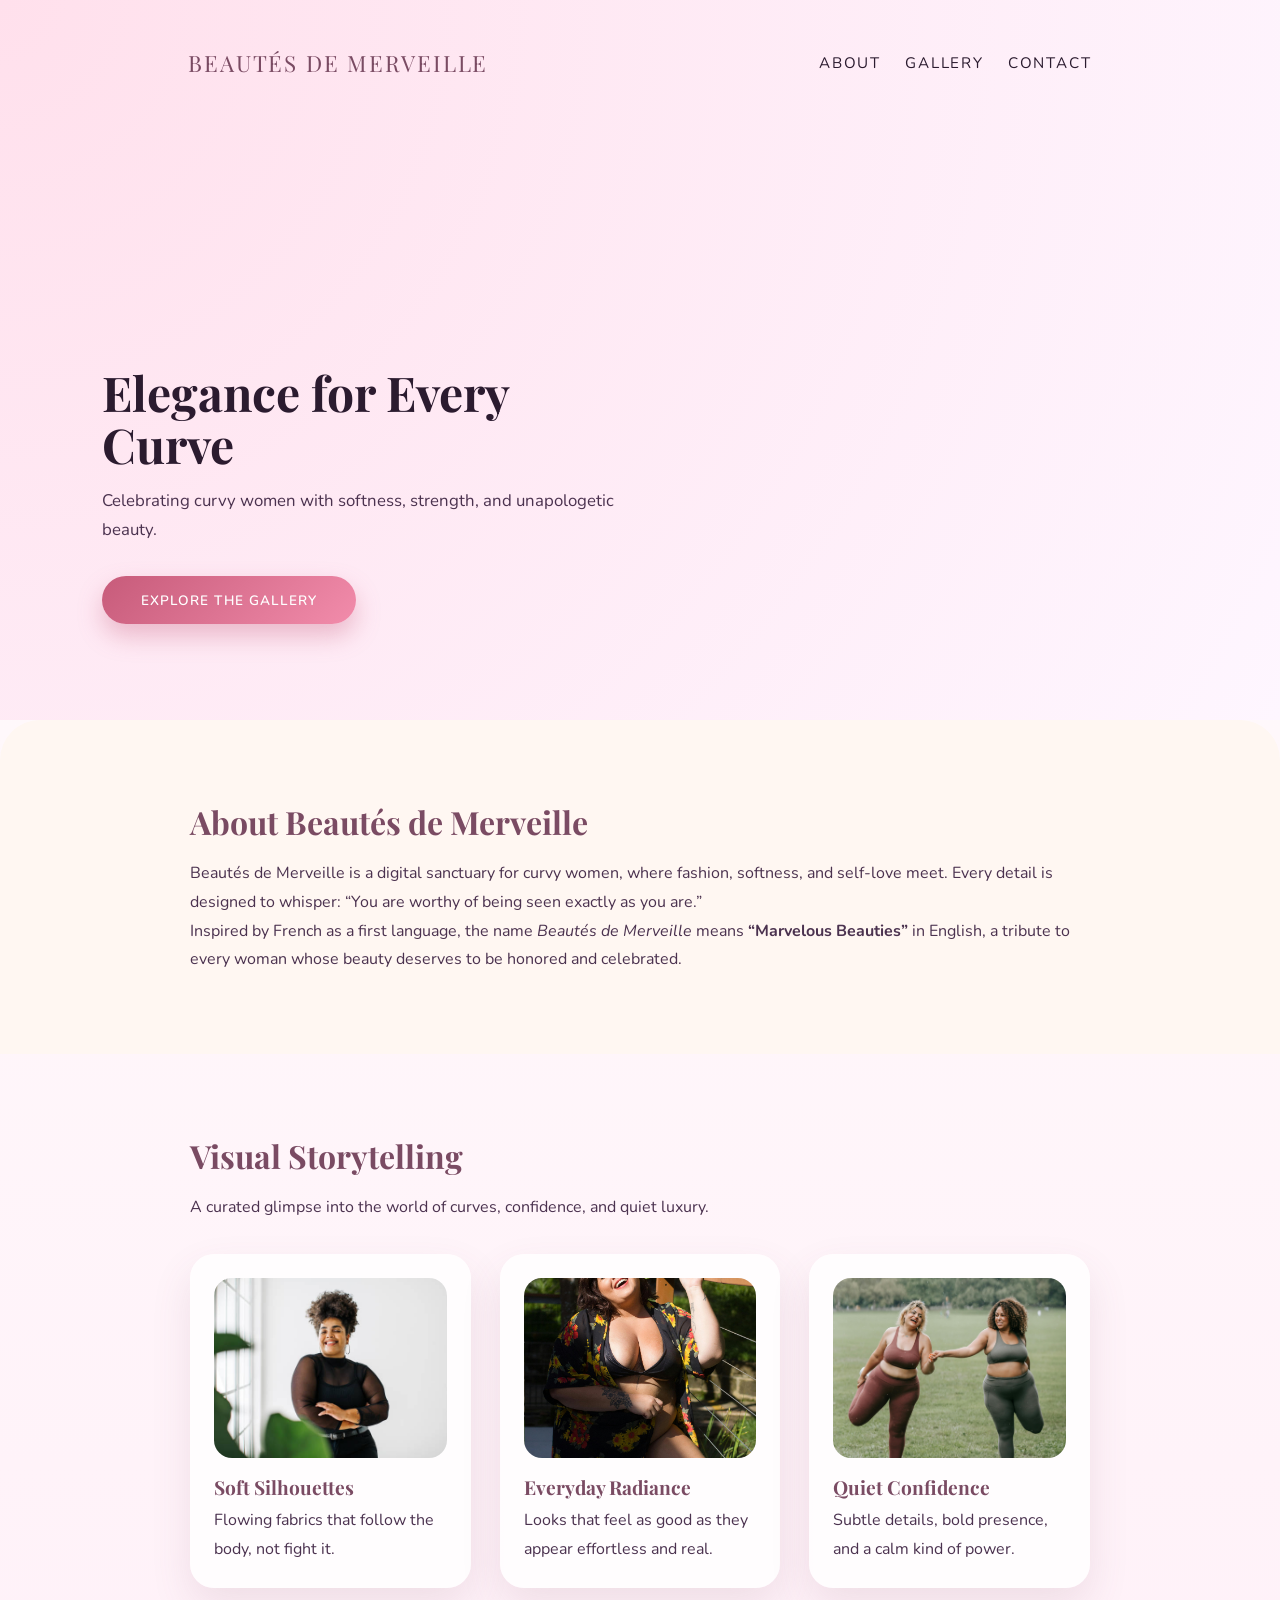
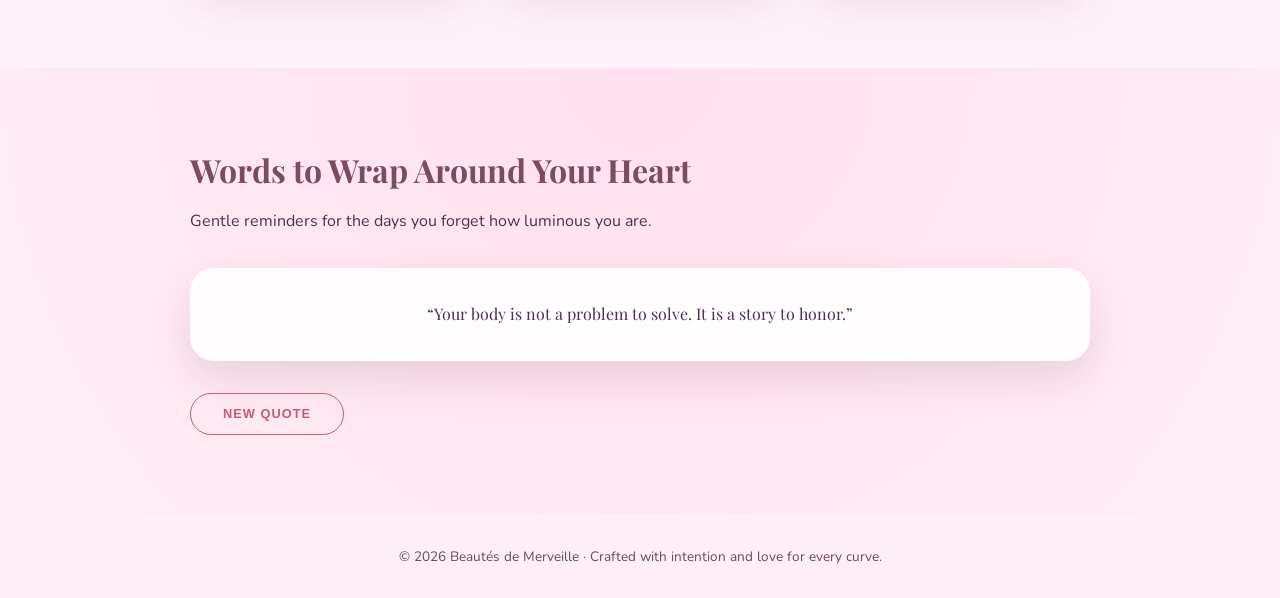
<file: index.html>
<!DOCTYPE html>
<html lang="en">
<head>
    <meta charset="UTF-8" />
    <meta name="viewport" content="width=device-width, initial-scale=1.0" />
    <title>Beautés de Merveille</title>
    <link rel="stylesheet" href="styles.css" />
    <link rel="preconnect" href="https://fonts.googleapis.com">
    <link rel="preconnect" href="https://fonts.gstatic.com" crossorigin>
    <link href="https://fonts.googleapis.com/css2?family=Playfair+Display:wght@500;700&family=Nunito:wght@300;400;600&display=swap" rel="stylesheet">
</head>
<body>
    <header class="hero">
        <nav class="nav">
            <div class="logo">Beautés de Merveille</div>
            <ul class="nav-links">
                <li><a href="about.html">About</a></li>
                <li><a href="#gallery">Gallery</a></li>
                <li><a href="contact.html">Contact</a></li>
            </ul>
        </nav>
        <div class="hero-content">
            <h1>Elegance for Every Curve</h1>
            <p>Celebrating curvy women with softness, strength, and unapologetic beauty.</p>
            <a href="#gallery" class="btn-primary">Explore the Gallery</a>
        </div>
    </header>

    <main>
        <section id="about" class="section about">
            <div class="section-inner">
                <h2>About Beautés de Merveille</h2>
                <p>
                    Beautés de Merveille is a digital sanctuary for curvy women, where fashion,
                    softness, and self-love meet. Every detail is designed to whisper:
                    “You are worthy of being seen exactly as you are.”
                </p>
                <p>
                    Inspired by French as a first language, the name <em>Beautés de Merveille</em>
                    means <strong>“Marvelous Beauties”</strong> in English, a tribute to every woman
                    whose beauty deserves to be honored and celebrated.
                </p>
            </div>
        </section>

        <section id="gallery" class="section gallery">
            <div class="section-inner">
                <h2>Visual Storytelling</h2>
                <p class="section-subtitle">
                    A curated glimpse into the world of curves, confidence, and quiet luxury.
                </p>
                <div class="grid">
                    <div class="card">
                        <div class="card-image image-1"></div>
                        <h3>Soft Silhouettes</h3>
                        <p>Flowing fabrics that follow the body, not fight it.</p>
                    </div>
                    <div class="card">
                        <div class="card-image image-2"></div>
                        <h3>Everyday Radiance</h3>
                        <p>Looks that feel as good as they appear effortless and real.</p>
                    </div>
                    <div class="card">
                        <div class="card-image image-3"></div>
                        <h3>Quiet Confidence</h3>
                        <p>Subtle details, bold presence, and a calm kind of power.</p>
                    </div>
                </div>
            </div>
        </section>

        <section id="quotes" class="section quotes">
            <div class="section-inner">
                <h2>Words to Wrap Around Your Heart</h2>
                <p class="section-subtitle">
                    Gentle reminders for the days you forget how luminous you are.
                </p>
                <div class="quote-box">
                    <p id="quote-text">
                        “Your body is not a problem to solve. It is a story to honor.”
                    </p>
                </div>
                <button class="btn-secondary" id="new-quote-btn">New Quote</button>
            </div>
        </section>
    </main>

    <footer class="footer">
        <p>© 2026 Beautés de Merveille · Crafted with intention and love for every curve.</p>
    </footer>

    <script src="script.js"></script>
</body>
</html>
</file>
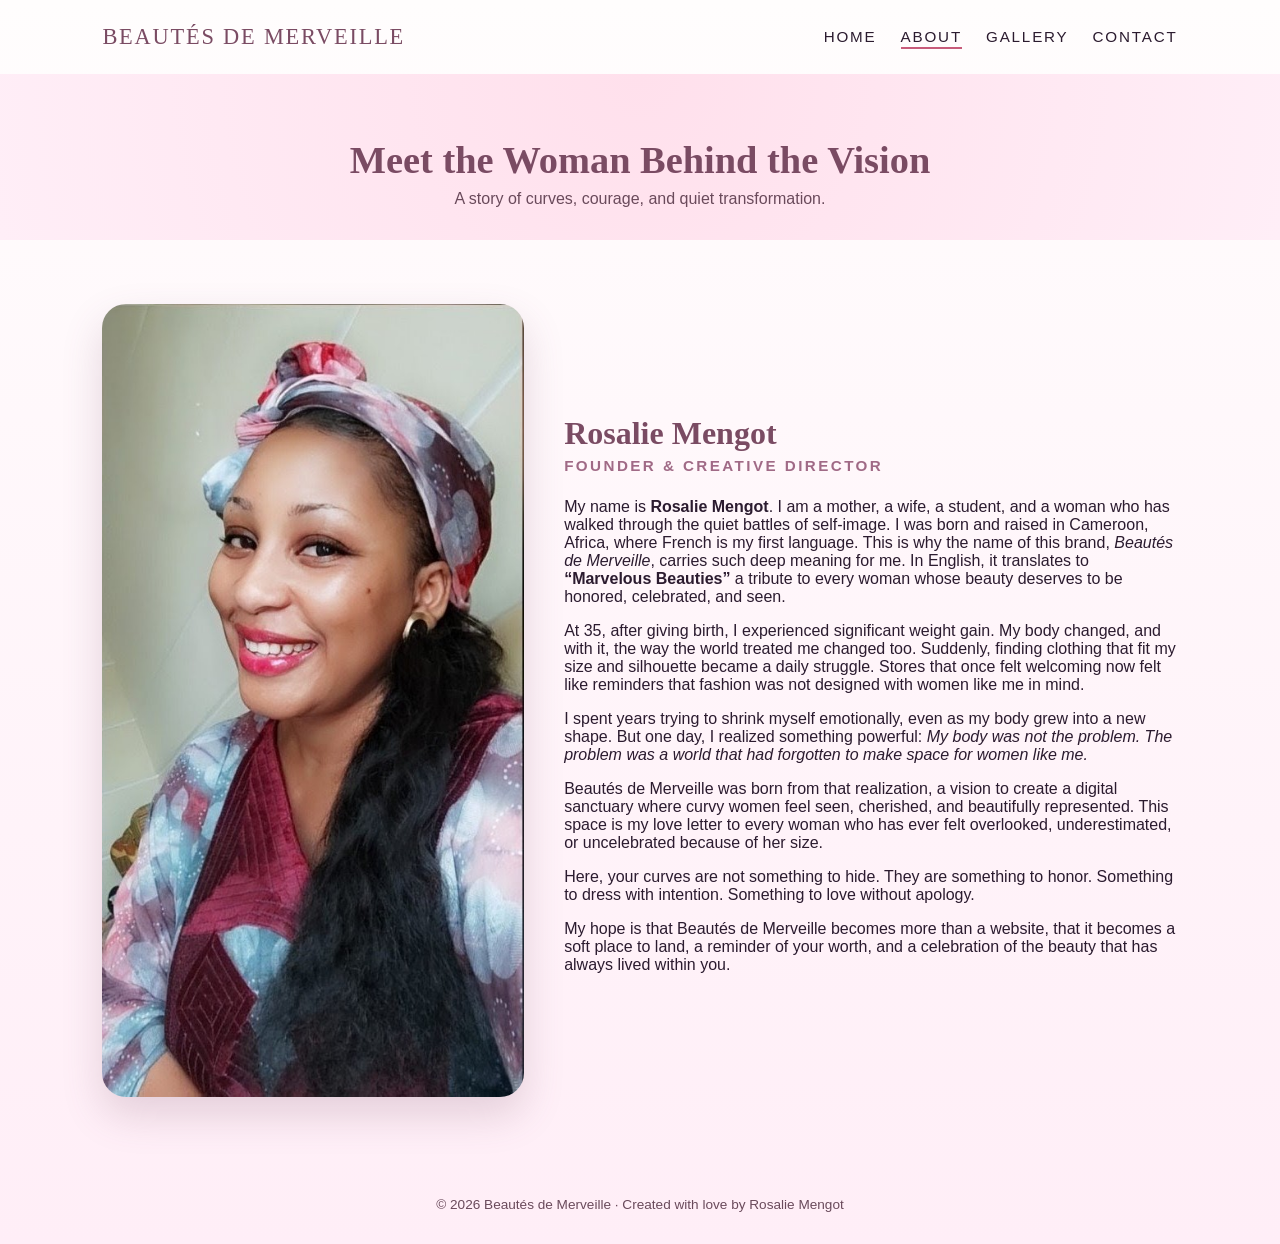
<file: about.html>
<!DOCTYPE html>
<html lang="en">
<head>
    <meta charset="UTF-8">
    <meta name="viewport" content="width=device-width, initial-scale=1.0">
    <title>About – Beautés de Merveille</title>
    <link rel="stylesheet" href="styles.css">
</head>

<body class="about-page">

    <nav class="nav">
        <div class="logo">Beautés de Merveille</div>
        <ul class="nav-links">
            <li><a href="index.html">Home</a></li>
            <li><a href="about.html" class="active">About</a></li>
            <li><a href="index.html#gallery">Gallery</a></li>
            <li><a href="contact.html">Contact</a></li>
        </ul>
    </nav>

    <section class="about-hero">
        <h1>Meet the Woman Behind the Vision</h1>
        <p>A story of curves, courage, and quiet transformation.</p>
    </section>

    <section class="about-content">
        <div class="about-image">
            <img src="images/founder.jpg" alt="Founder Rosalie Mengot">
        </div>

        <div class="about-text">
            <h2>Rosalie Mengot</h2>
            <h4>Founder & Creative Director</h4>

            <p>
                My name is <strong>Rosalie Mengot</strong>. I am a mother, a wife, a student, and a woman who has walked 
                through the quiet battles of self‑image. I was born and raised in Cameroon, Africa, where French is my 
                first language. This is why the name of this brand, <em>Beautés de Merveille</em>, carries such deep 
                meaning for me. In English, it translates to <strong>“Marvelous Beauties”</strong> a tribute to every 
                woman whose beauty deserves to be honored, celebrated, and seen.
            </p>

            <p>
                At 35, after giving birth, I experienced significant weight gain. My body changed, and with it, the way 
                the world treated me changed too. Suddenly, finding clothing that fit my size and silhouette became a 
                daily struggle. Stores that once felt welcoming now felt like reminders that fashion was not designed 
                with women like me in mind.
            </p>

            <p>
                I spent years trying to shrink myself emotionally, even as my body grew into a new shape. But one day, 
                I realized something powerful:  
                <em>My body was not the problem. The problem was a world that had forgotten to make space for women like me.</em>
            </p>

            <p>
                Beautés de Merveille was born from that realization, a vision to create a digital sanctuary where curvy 
                women feel seen, cherished, and beautifully represented. This space is my love letter to every woman who 
                has ever felt overlooked, underestimated, or uncelebrated because of her size.
            </p>

            <p>
                Here, your curves are not something to hide.  
                They are something to honor.  
                Something to dress with intention.  
                Something to love without apology.
            </p>

            <p>
                My hope is that Beautés de Merveille becomes more than a website, that it becomes a soft place to land, 
                a reminder of your worth, and a celebration of the beauty that has always lived within you.
            </p>
        </div>
    </section>

    <footer class="footer">
        <p>© 2026 Beautés de Merveille · Created with love by Rosalie Mengot</p>
    </footer>

</body>
</html>
</file>
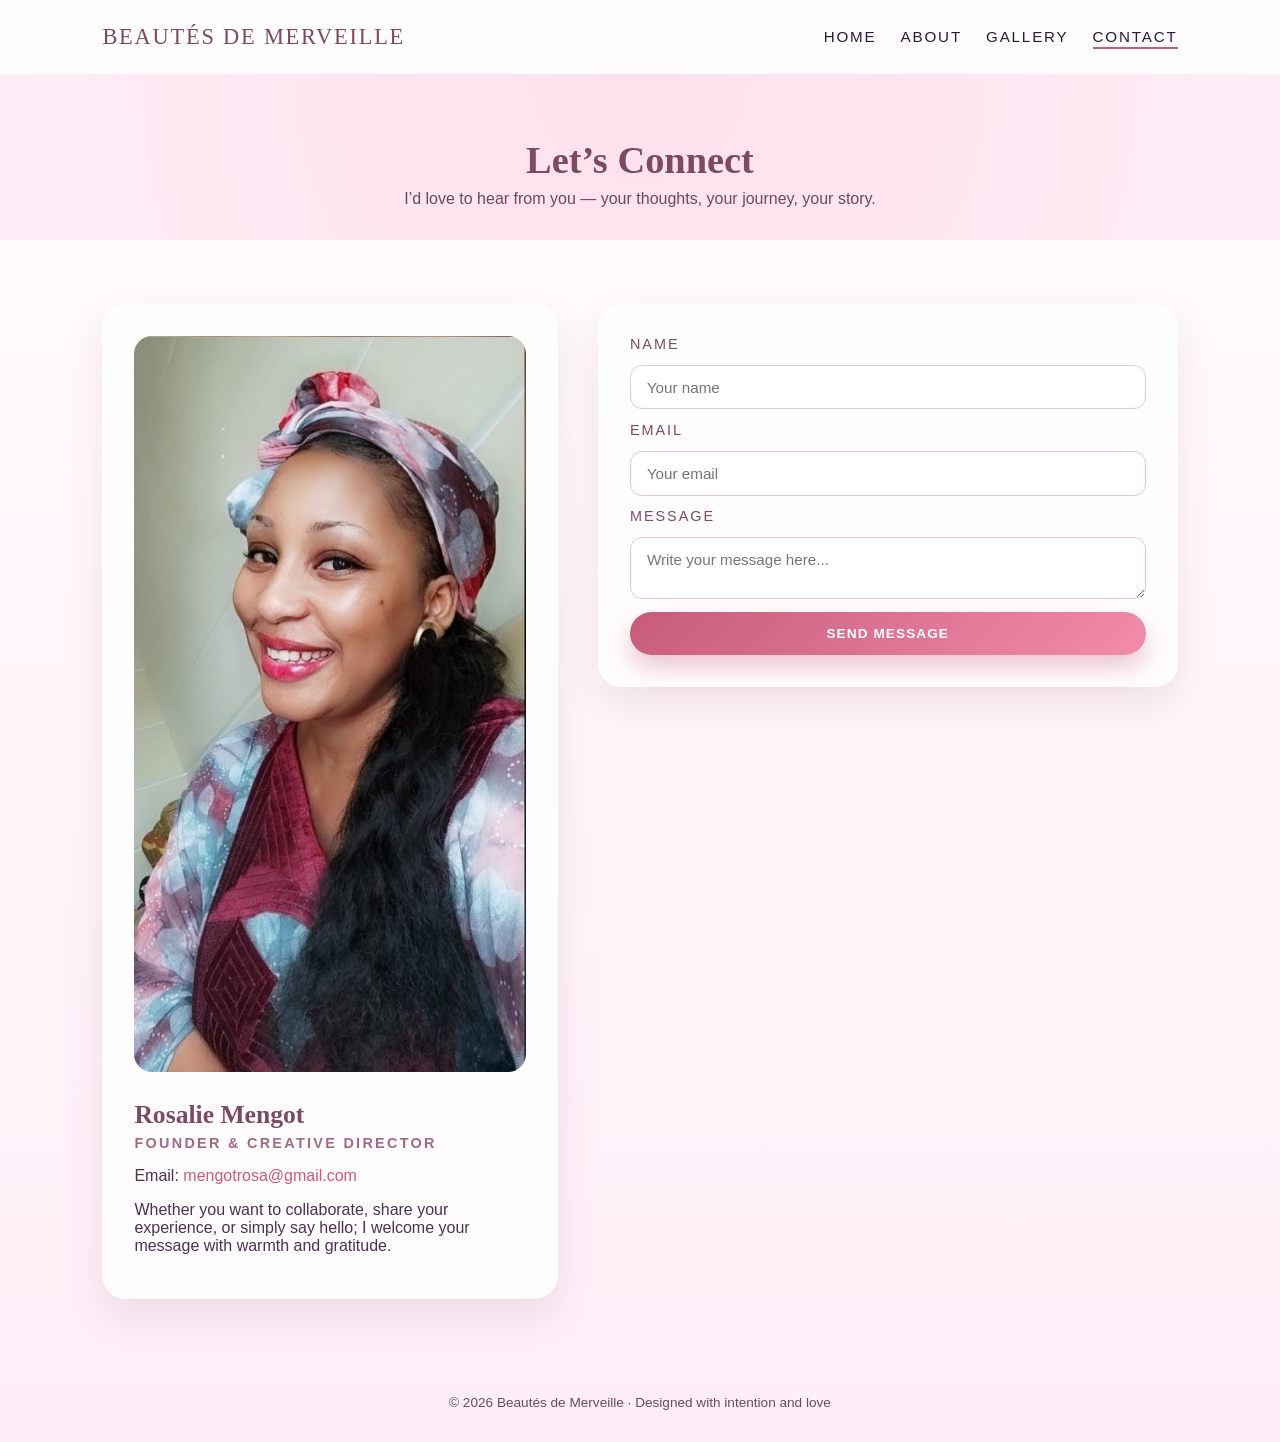
<file: contact.html>
<!DOCTYPE html>
<html lang="en">
<head>
    <meta charset="UTF-8">
    <meta name="viewport" content="width=device-width, initial-scale=1.0">
    <title>Contact – Beautés de Merveille</title>
    <link rel="stylesheet" href="styles.css">
</head>

<body class="contact-page">

    <nav class="nav">
        <div class="logo">Beautés de Merveille</div>
        <ul class="nav-links">
            <li><a href="index.html">Home</a></li>
            <li><a href="about.html">About</a></li>
            <li><a href="index.html#gallery">Gallery</a></li>
            <li><a href="contact.html" class="active">Contact</a></li>
        </ul>
    </nav>

    <section class="contact-hero">
        <h1>Let’s Connect</h1>
        <p>I’d love to hear from you — your thoughts, your journey, your story.</p>
    </section>

    <section class="contact-container">

        <div class="contact-info">
            <img src="images/founder.jpg" alt="Founder Rosalie Mengot" class="contact-photo">

            <h2>Rosalie Mengot</h2>
            <h4>Founder & Creative Director</h4>

            <p>Email: <a href="mailto:mengotrosa@gmail.com">mengotrosa@gmail.com</a></p>

            <p class="contact-note">
                Whether you want to collaborate, share your experience, or simply say hello;  
                I welcome your message with warmth and gratitude.
            </p>
        </div>

        <form class="contact-form">
            <label>Name</label>
            <input type="text" placeholder="Your name">

            <label>Email</label>
            <input type="email" placeholder="Your email">

            <label>Message</label>
            <textarea placeholder="Write your message here..."></textarea>

            <button type="submit" class="btn-primary">Send Message</button>
        </form>

    </section>

    <footer class="footer">
        <p>© 2026 Beautés de Merveille · Designed with intention and love</p>
    </footer>

</body>
</html>
</file>
<file: styles.css>
:root {
    --blush: #f7c6d9;
    --rose: #f28cab;
    --deep-rose: #c75b7a;
    --cream: #fff7f2;
    --mauve: #7a4b63;
    --ink: #2b1b2f;
}

* {
    margin: 0;
    padding: 0;
    box-sizing: border-box;
}

body {
    font-family: 'Nunito', sans-serif;
    color: var(--ink);
    background: linear-gradient(180deg, #fffdfd, #ffeef7);
}

/* Nav */

.nav {
    display: flex;
    justify-content: space-between;
    align-items: center;
    padding: 1.5rem 8%;
}

.logo {
    font-family: 'Playfair Display', serif;
    font-size: 1.4rem;
    letter-spacing: 0.08em;
    text-transform: uppercase;
    color: var(--mauve);
}

.nav-links {
    list-style: none;
    display: flex;
    gap: 1.5rem;
}

.nav-links a {
    text-decoration: none;
    font-size: 0.95rem;
    text-transform: uppercase;
    letter-spacing: 0.12em;
    color: var(--ink);
    position: relative;
}

.nav-links a::after {
    content: "";
    position: absolute;
    left: 0;
    bottom: -0.25rem;
    width: 0;
    height: 2px;
    background: var(--deep-rose);
    transition: width 0.3s ease;
}

.nav-links a:hover::after,
.nav-links a.active::after {
    width: 100%;
}

/* Hero (Home) */

.hero {
    min-height: 80vh;
    background: radial-gradient(circle at top left, #ffe0ec, #fef6ff),
                linear-gradient(135deg, #ffe3f0, #f7c6d9);
    display: flex;
    flex-direction: column;
    justify-content: space-between;
    padding: 1.5rem 8% 4rem;
}

.hero-content {
    max-width: 520px;
    padding: 4rem 0 2rem;
}

.hero-content h1 {
    font-family: 'Playfair Display', serif;
    font-size: 3rem;
    line-height: 1.1;
    color: var(--ink);
    margin-bottom: 1rem;
}

.hero-content p {
    font-size: 1.05rem;
    line-height: 1.7;
    color: #4b324f;
    margin-bottom: 2rem;
}

/* Buttons */

.btn-primary {
    display: inline-block;
    padding: 0.9rem 2.4rem;
    border-radius: 999px;
    border: none;
    background: linear-gradient(135deg, var(--deep-rose), var(--rose));
    color: white;
    font-weight: 600;
    letter-spacing: 0.08em;
    text-transform: uppercase;
    text-decoration: none;
    font-size: 0.85rem;
    box-shadow: 0 12px 25px rgba(199, 91, 122, 0.35);
    transition: transform 0.2s ease, box-shadow 0.2s ease;
    cursor: pointer;
}

.btn-primary:hover {
    transform: translateY(-2px);
    box-shadow: 0 16px 30px rgba(199, 91, 122, 0.45);
}

.btn-secondary {
    padding: 0.8rem 2rem;
    border-radius: 999px;
    border: 1px solid var(--deep-rose);
    background: transparent;
    color: var(--deep-rose);
    font-weight: 600;
    letter-spacing: 0.08em;
    text-transform: uppercase;
    font-size: 0.8rem;
    cursor: pointer;
    transition: background 0.2s ease, color 0.2s ease;
}

.btn-secondary:hover {
    background: var(--deep-rose);
    color: white;
}

/* Sections */

.section {
    padding: 5rem 8%;
}

.section-inner {
    max-width: 900px;
    margin: 0 auto;
}

.section h2 {
    font-family: 'Playfair Display', serif;
    font-size: 2rem;
    margin-bottom: 1rem;
    color: var(--mauve);
}

.section p {
    font-size: 1rem;
    line-height: 1.8;
    color: #4b324f;
}

.section-subtitle {
    margin-bottom: 2rem;
    color: #6a4a5b;
}

/* About section on home */

.about {
    background: var(--cream);
    border-radius: 40px 40px 0 0;
}

/* Gallery */

.gallery .grid {
    display: grid;
    grid-template-columns: repeat(auto-fit, minmax(230px, 1fr));
    gap: 1.8rem;
    margin-top: 2rem;
}

.card {
    background: #ffffffcc;
    border-radius: 24px;
    padding: 1.5rem;
    box-shadow: 0 18px 40px rgba(122, 75, 99, 0.12);
    -webkit-backdrop-filter: blur(6px);
    backdrop-filter: blur(6px);
}

.card-image {
    height: 180px;
    border-radius: 18px;
    margin-bottom: 1rem;
    background-size: cover;
    background-position: center;
}

/* Real images */

.image-1 {
    background-image: url("images/look1.jpg");
}

.image-2 {
    background-image: url("images/look2.jpg");
}

.image-3 {
    background-image: url("images/look3.jpg");
}

.card h3 {
    font-family: 'Playfair Display', serif;
    font-size: 1.2rem;
    margin-bottom: 0.4rem;
    color: var(--mauve);
}

/* Quotes */

.quotes {
    background: radial-gradient(circle at top, #ffe0ec, #ffeef7);
}

.quote-box {
    margin: 2rem 0;
    padding: 2rem;
    border-radius: 24px;
    background: #ffffffee;
    box-shadow: 0 18px 40px rgba(122, 75, 99, 0.15);
    font-family: 'Playfair Display', serif;
    font-size: 1.3rem;
    line-height: 1.7;
    color: var(--ink);
    text-align: center;
}

/* About page */

.about-hero {
    text-align: center;
    padding: 4rem 8% 2rem;
    background: radial-gradient(circle at top, #ffe0ec, #ffeef7);
}

.about-hero h1 {
    font-family: 'Playfair Display', serif;
    font-size: 2.4rem;
    color: var(--mauve);
    margin-bottom: 0.5rem;
}

.about-hero p {
    color: #6a4a5b;
}

.about-content {
    display: grid;
    grid-template-columns: minmax(0, 1.1fr) minmax(0, 1.6fr);
    gap: 2.5rem;
    padding: 4rem 8%;
    align-items: center;
}

.about-image img {
    width: 100%;
    border-radius: 24px;
    box-shadow: 0 18px 40px rgba(122, 75, 99, 0.2);
    object-fit: cover;
}

.about-text h2 {
    font-family: 'Playfair Display', serif;
    font-size: 2rem;
    margin-bottom: 0.3rem;
    color: var(--mauve);
}

.about-text h4 {
    font-size: 0.95rem;
    text-transform: uppercase;
    letter-spacing: 0.16em;
    color: #a06a86;
    margin-bottom: 1.5rem;
}

.about-text p {
    margin-bottom: 1rem;
}

/* Contact page */

.contact-hero {
    text-align: center;
    padding: 4rem 8% 2rem;
    background: radial-gradient(circle at top, #ffe0ec, #ffeef7);
}

.contact-hero h1 {
    font-family: 'Playfair Display', serif;
    font-size: 2.4rem;
    color: var(--mauve);
    margin-bottom: 0.5rem;
}

.contact-hero p {
    color: #6a4a5b;
}

.contact-container {
    display: grid;
    grid-template-columns: minmax(0, 1.1fr) minmax(0, 1.4fr);
    gap: 2.5rem;
    padding: 4rem 8%;
    align-items: flex-start;
}

.contact-info {
    background: #ffffffcc;
    border-radius: 24px;
    padding: 2rem;
    box-shadow: 0 18px 40px rgba(122, 75, 99, 0.12);
}

.contact-photo {
    width: 100%;
    border-radius: 18px;
    margin-bottom: 1.5rem;
    object-fit: cover;
}

.contact-info h2 {
    font-family: 'Playfair Display', serif;
    font-size: 1.6rem;
    margin-bottom: 0.3rem;
    color: var(--mauve);
}

.contact-info h4 {
    font-size: 0.9rem;
    text-transform: uppercase;
    letter-spacing: 0.16em;
    color: #a06a86;
    margin-bottom: 1rem;
}

.contact-info p {
    margin-bottom: 0.8rem;
    color: #4b324f;
}

.contact-info a {
    color: var(--deep-rose);
    text-decoration: none;
}

.contact-info a:hover {
    text-decoration: underline;
}

.contact-note {
    margin-top: 1rem;
}

/* Contact form */

.contact-form {
    background: #ffffffcc;
    border-radius: 24px;
    padding: 2rem;
    box-shadow: 0 18px 40px rgba(122, 75, 99, 0.12);
    display: flex;
    flex-direction: column;
    gap: 0.8rem;
}

.contact-form label {
    font-size: 0.9rem;
    text-transform: uppercase;
    letter-spacing: 0.14em;
    color: #7a4b63;
}

.contact-form input,
.contact-form textarea {
    width: 100%;
    padding: 0.8rem 1rem;
    border-radius: 12px;
    border: 1px solid #e3c4d4;
    font-family: 'Nunito', sans-serif;
    font-size: 0.95rem;
    outline: none;
    resize: vertical;
}

.contact-form input:focus,
.contact-form textarea:focus {
    border-color: var(--deep-rose);
}

/* Footer */

.footer {
    text-align: center;
    padding: 2rem 8%;
    font-size: 0.85rem;
    color: #6a4a5b;
}

/* Responsive */

@media (max-width: 900px) {
    .about-content,
    .contact-container {
        grid-template-columns: 1fr;
    }

    .hero {
        padding: 1.5rem 6% 3rem;
    }

    .section {
        padding: 3.5rem 6%;
    }
}
</file>
